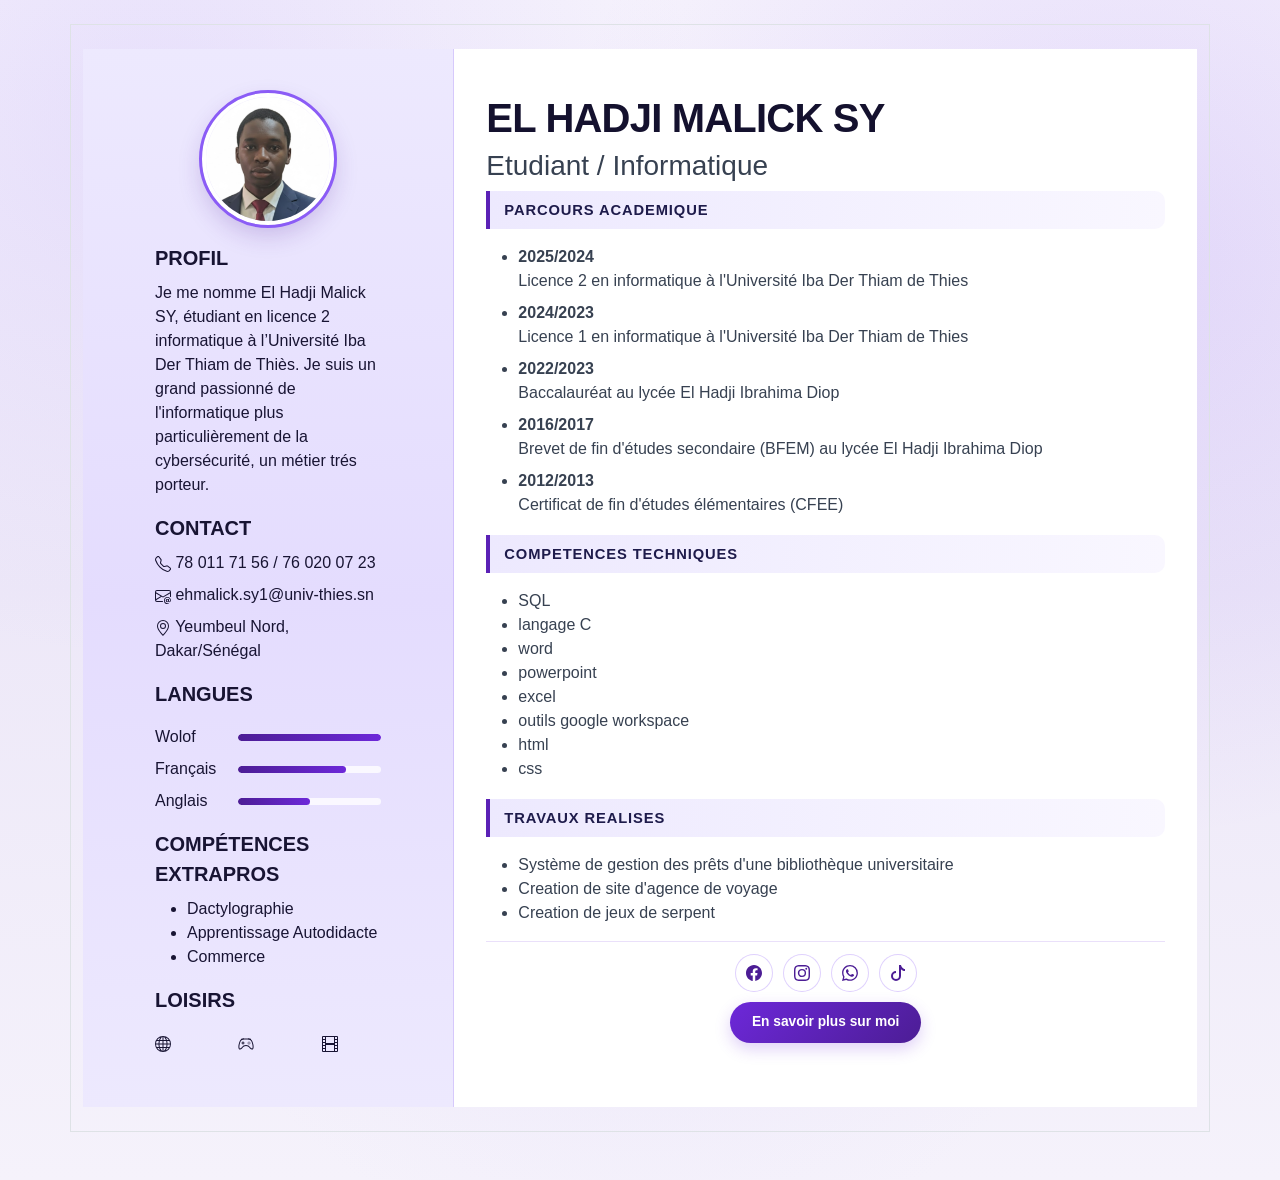
<file: html/index.html>
<!DOCTYPE html>
<html lang="fr">
<head>
  <meta charset="UTF-8">
  <meta name="viewport" content="width=device-width, initial-scale=1.0">
  
  <!-- Lien vers Bootstrap -->
  <link 
    href="https://cdn.jsdelivr.net/npm/bootstrap@5.3.8/dist/css/bootstrap.min.css" 
    rel="stylesheet" 
    integrity="sha384-sRIl4kxILFvY47J16cr9ZwB07vP4J8+LH7qKQnuqkuIAvNWLzeN8tE5YBujZqJLB" 
    crossorigin="anonymous">
  
  <!-- Feuille de style personnelle -->
  <link rel="stylesheet" href="../css/style.css">
  <title>Curriculum Vitae</title>
</head>

<body>
  <main class="container border p-3 p-md-4"> <!--Pour éviter que le conteneur cole sur le bord, sur mobile-->
    <div class="row">

      <!-- ==================== DEBUT COLONNE GAUCHE ==================== -->
      <div id="partie_gauche" class="col-md-4 col_gauche g-0">  <!--Pour gérer la grille, on doit faire col-md-4 col-12-->

        <!-- Photo de profil -->
        <div id="monphotodeprofil" class="text-center mt-3">
          <img src="../images/unnamed.jpg" class="rounded-circle img-fluid" style="max-width: 150px;"> <!--Pour éviter que l'image soit fixe, et le rendre fluide-->
        </div>

        <!-- Section PROFIL -->
        <div id="profil" class="px-5 mt-3">
          <div class="fs-5 fw-bold mb-2">
            PROFIL
          </div>
          <p>
            Je me nomme El Hadji Malick SY, étudiant en licence 2 informatique à 
            l’Université Iba Der Thiam de Thiès. Je suis un grand passionné de l'informatique
            plus particulièrement de la cybersécurité, un métier trés porteur.
            
          </p>
        </div>

        <!-- Section CONTACT -->
        <div id="contact" class="px-5 mt-3">
          <div class="fs-5 fw-bold mb-2">
            CONTACT
          </div>

          <!-- Téléphone -->
          <div class="mb-2">
            <svg xmlns="http://www.w3.org/2000/svg" width="16" height="16" fill="currentColor" class="bi bi-telephone" viewBox="0 0 16 16">
            <path d="M3.654 1.328a.678.678 0 0 0-1.015-.063L1.605 2.3c-.483.484-.661 1.169-.45 1.77a17.6 17.6 0 0 0 4.168 6.608 17.6 17.6 0 0 0 6.608 4.168c.601.211 1.286.033 1.77-.45l1.034-1.034a.678.678 0 0 0-.063-1.015l-2.307-1.794a.68.68 0 0 0-.58-.122l-2.19.547a1.75 1.75 0 0 1-1.657-.459L5.482 8.062a1.75 1.75 0 0 1-.46-1.657l.548-2.19a.68.68 0 0 0-.122-.58zM1.884.511a1.745 1.745 0 0 1 2.612.163L6.29 2.98c.329.423.445.974.315 1.494l-.547 2.19a.68.68 0 0 0 .178.643l2.457 2.457a.68.68 0 0 0 .644.178l2.189-.547a1.75 1.75 0 0 1 1.494.315l2.306 1.794c.829.645.905 1.87.163 2.611l-1.034 1.034c-.74.74-1.846 1.065-2.877.702a18.6 18.6 0 0 1-7.01-4.42 18.6 18.6 0 0 1-4.42-7.009c-.362-1.03-.037-2.137.703-2.877z"/>
            </svg>
            78 011 71 56 / 76 020 07 23
          </div>

          <!-- Email -->
          <div class="mb-2">
            <svg xmlns="http://www.w3.org/2000/svg" width="16" height="16" fill="currentColor" class="bi bi-envelope-at" viewBox="0 0 16 16">
            <path d="M2 2a2 2 0 0 0-2 2v8.01A2 2 0 0 0 2 14h5.5a.5.5 0 0 0 0-1H2a1 1 0 0 1-.966-.741l5.64-3.471L8 9.583l7-4.2V8.5a.5.5 0 0 0 1 0V4a2 2 0 0 0-2-2zm3.708 6.208L1 11.105V5.383zM1 4.217V4a1 1 0 0 1 1-1h12a1 1 0 0 1 1 1v.217l-7 4.2z"/>
            <path d="M14.247 14.269c1.01 0 1.587-.857 1.587-2.025v-.21C15.834 10.43 14.64 9 12.52 9h-.035C10.42 9 9 10.36 9 12.432v.214C9 14.82 10.438 16 12.358 16h.044c.594 0 1.018-.074 1.237-.175v-.73c-.245.11-.673.18-1.18.18h-.044c-1.334 0-2.571-.788-2.571-2.655v-.157c0-1.657 1.058-2.724 2.64-2.724h.04c1.535 0 2.484 1.05 2.484 2.326v.118c0 .975-.324 1.39-.639 1.39-.232 0-.41-.148-.41-.42v-2.19h-.906v.569h-.03c-.084-.298-.368-.63-.954-.63-.778 0-1.259.555-1.259 1.4v.528c0 .892.49 1.434 1.26 1.434.471 0 .896-.227 1.014-.643h.043c.118.42.617.648 1.12.648m-2.453-1.588v-.227c0-.546.227-.791.573-.791.297 0 .572.192.572.708v.367c0 .573-.253.744-.564.744-.354 0-.581-.215-.581-.8Z"/>
            </svg>
            ehmalick.sy1@univ-thies.sn
          </div>

          <!-- Adresse -->
          <div>
            <svg xmlns="http://www.w3.org/2000/svg" width="16" height="16" fill="currentColor" class="bi bi-geo-alt" viewBox="0 0 16 16">
            <path d="M12.166 8.94c-.524 1.062-1.234 2.12-1.96 3.07A32 32 0 0 1 8 14.58a32 32 0 0 1-2.206-2.57c-.726-.95-1.436-2.008-1.96-3.07C3.304 7.867 3 6.862 3 6a5 5 0 0 1 10 0c0 .862-.305 1.867-.834 2.94M8 16s6-5.686 6-10A6 6 0 0 0 2 6c0 4.314 6 10 6 10"/>
            <path d="M8 8a2 2 0 1 1 0-4 2 2 0 0 1 0 4m0 1a3 3 0 1 0 0-6 3 3 0 0 0 0 6"/>
            </svg>
            Yeumbeul Nord, Dakar/Sénégal
          </div>
        </div>

        <!-- Section LANGUES -->
        <div id="langue" class="px-5 mt-3">
          <div class="fs-5 fw-bold mb-3">
            LANGUES
          </div>

          <!-- Langue 1 -->
          <div class="row align-items-center mb-2">
            <div class="col-4">Wolof</div>
            <div class="col-8">
              <div class="progress" role="progressbar" aria-valuenow="100" aria-valuemin="0" aria-valuemax="100">
              <div class="progress-bar" style="width: 100%;"></div>
              </div>
            </div>
          </div>

          <!-- Langue 2 -->
          <div class="row align-items-center mb-2">
            <div class="col-4">Français</div>
            <div class="col-8">
              <div class="progress" role="progressbar" aria-valuenow="75" aria-valuemin="0" aria-valuemax="100">
                <div class="progress-bar" style="width: 75%;"></div>
              </div>
            </div>
          </div>

          <!-- Langue 3 -->
          <div class="row align-items-center">
            <div class="col-4">Anglais</div>
            <div class="col-8">
              <div class="progress" role="progressbar" aria-valuenow="50" aria-valuemin="0" aria-valuemax="100">
                <div class="progress-bar" style="width: 50%;"></div>
              </div>
            </div>
          </div>
        </div>

        <!-- Section COMPÉTENCES EXTRAPROFESSIONNELLES -->
        <div class="px-5 mt-3">
          <div class="fs-5 fw-bold mb-2">
            COMPÉTENCES EXTRAPROS 
          </div>
          <ul>
            <li>Dactylographie</li>
            <li>Apprentissage Autodidacte</li>
            <li>Commerce</li>
          </ul>
        </div>

        <!-- Section LOISIRS -->
        <div id="loisirs" class="px-5 mt-3 mb-4">
          <div class="fs-5 fw-bold mb-3">LOISIRS</div>

          <div class="row">
            <div class="col-4">
              <svg xmlns="http://www.w3.org/2000/svg" width="16" height="16" fill="currentColor" class="bi bi-globe" viewBox="0 0 16 16">
              <path d="M0 8a8 8 0 1 1 16 0A8 8 0 0 1 0 8m7.5-6.923c-.67.204-1.335.82-1.887 1.855A8 8 0 0 0 5.145 4H7.5zM4.09 4a9.3 9.3 0 0 1 .64-1.539 7 7 0 0 1 .597-.933A7.03 7.03 0 0 0 2.255 4zm-.582 3.5c.03-.877.138-1.718.312-2.5H1.674a7 7 0 0 0-.656 2.5zM4.847 5a12.5 12.5 0 0 0-.338 2.5H7.5V5zM8.5 5v2.5h2.99a12.5 12.5 0 0 0-.337-2.5zM4.51 8.5a12.5 12.5 0 0 0 .337 2.5H7.5V8.5zm3.99 0V11h2.653c.187-.765.306-1.608.338-2.5zM5.145 12q.208.58.468 1.068c.552 1.035 1.218 1.65 1.887 1.855V12zm.182 2.472a7 7 0 0 1-.597-.933A9.3 9.3 0 0 1 4.09 12H2.255a7 7 0 0 0 3.072 2.472M3.82 11a13.7 13.7 0 0 1-.312-2.5h-2.49c.062.89.291 1.733.656 2.5zm6.853 3.472A7 7 0 0 0 13.745 12H11.91a9.3 9.3 0 0 1-.64 1.539 7 7 0 0 1-.597.933M8.5 12v2.923c.67-.204 1.335-.82 1.887-1.855q.26-.487.468-1.068zm3.68-1h2.146c.365-.767.594-1.61.656-2.5h-2.49a13.7 13.7 0 0 1-.312 2.5m2.802-3.5a7 7 0 0 0-.656-2.5H12.18c.174.782.282 1.623.312 2.5zM11.27 2.461c.247.464.462.98.64 1.539h1.835a7 7 0 0 0-3.072-2.472c.218.284.418.598.597.933M10.855 4a8 8 0 0 0-.468-1.068C9.835 1.897 9.17 1.282 8.5 1.077V4z"/>
              </svg>
            </div>
            <div class="col-4">
              <svg xmlns="http://www.w3.org/2000/svg" width="16" height="16" fill="currentColor" class="bi bi-controller" viewBox="0 0 16 16">
              <path d="M11.5 6.027a.5.5 0 1 1-1 0 .5.5 0 0 1 1 0m-1.5 1.5a.5.5 0 1 0 0-1 .5.5 0 0 0 0 1m2.5-.5a.5.5 0 1 1-1 0 .5.5 0 0 1 1 0m-1.5 1.5a.5.5 0 1 0 0-1 .5.5 0 0 0 0 1m-6.5-3h1v1h1v1h-1v1h-1v-1h-1v-1h1z"/>
               <path d="M3.051 3.26a.5.5 0 0 1 .354-.613l1.932-.518a.5.5 0 0 1 .62.39c.655-.079 1.35-.117 2.043-.117.72 0 1.443.041 2.12.126a.5.5 0 0 1 .622-.399l1.932.518a.5.5 0 0 1 .306.729q.211.136.373.297c.408.408.78 1.05 1.095 1.772.32.733.599 1.591.805 2.466s.34 1.78.364 2.606c.024.816-.059 1.602-.328 2.21a1.42 1.42 0 0 1-1.445.83c-.636-.067-1.115-.394-1.513-.773-.245-.232-.496-.526-.739-.808-.126-.148-.25-.292-.368-.423-.728-.804-1.597-1.527-3.224-1.527s-2.496.723-3.224 1.527c-.119.131-.242.275-.368.423-.243.282-.494.575-.739.808-.398.38-.877.706-1.513.773a1.42 1.42 0 0 1-1.445-.83c-.27-.608-.352-1.395-.329-2.21.024-.826.16-1.73.365-2.606.206-.875.486-1.733.805-2.466.315-.722.687-1.364 1.094-1.772a2.3 2.3 0 0 1 .433-.335l-.028-.079zm2.036.412c-.877.185-1.469.443-1.733.708-.276.276-.587.783-.885 1.465a14 14 0 0 0-.748 2.295 12.4 12.4 0 0 0-.339 2.406c-.022.755.062 1.368.243 1.776a.42.42 0 0 0 .426.24c.327-.034.61-.199.929-.502.212-.202.4-.423.615-.674.133-.156.276-.323.44-.504C4.861 9.969 5.978 9.027 8 9.027s3.139.942 3.965 1.855c.164.181.307.348.44.504.214.251.403.472.615.674.318.303.601.468.929.503a.42.42 0 0 0 .426-.241c.18-.408.265-1.02.243-1.776a12.4 12.4 0 0 0-.339-2.406 14 14 0 0 0-.748-2.295c-.298-.682-.61-1.19-.885-1.465-.264-.265-.856-.523-1.733-.708-.85-.179-1.877-.27-2.913-.27s-2.063.091-2.913.27"/>
              </svg>
            </div>
            <div class="col-4">
              <svg xmlns="http://www.w3.org/2000/svg" width="16" height="16" fill="currentColor" class="bi bi-film" viewBox="0 0 16 16">
              <path d="M0 1a1 1 0 0 1 1-1h14a1 1 0 0 1 1 1v14a1 1 0 0 1-1 1H1a1 1 0 0 1-1-1zm4 0v6h8V1zm8 8H4v6h8zM1 1v2h2V1zm2 3H1v2h2zM1 7v2h2V7zm2 3H1v2h2zm-2 3v2h2v-2zM15 1h-2v2h2zm-2 3v2h2V4zm2 3h-2v2h2zm-2 3v2h2v-2zm2 3h-2v2h2z"/>
              </svg>
            </div>
          </div>
        </div>

      </div>
      <!-- ==========******** FIN COLONNE GAUCHE ************========== -->


      <!-- ==========******** DEBUT COLONNE DROITE *********============== -->
      <div id="partie_droite" class="col-md-8 col-12 col_droite px-3 g-0">
        <div id="PrenomEtNoms">
            <div id="nom" class="fs-1 fw-bold mt-3">
              EL HADJI MALICK SY
           </div>
            <div class="fs-3 mt-1 ">
              Etudiant / Informatique
              </div>
            <!-- Div du parcours academique -->
            <div id="ParcoursAcad">
              <div id="section1" class="fs-3 mt-3 ps-3 fw-bold titre-defilant">
                PARCOURS ACADEMIQUE  
            </div>
              <div id="PartieAremplir" class="mt-3">
                <ul>
                   <li><dt>2025/2024</dt></li> 
                   <dd>Licence 2 en informatique à l'Université Iba Der Thiam de Thies</dd>
                   <li><dt>2024/2023</dt></li> 
                   <dd>Licence 1 en informatique à l'Université Iba Der Thiam de Thies</dd>
                   <li><dt>2022/2023</dt></li> 
                   <dd>Baccalauréat au lycée El Hadji Ibrahima Diop</dd>
                   <li><dt>2016/2017</dt></li>
                   <dd>Brevet de fin d'études secondaire (BFEM) au lycée El Hadji Ibrahima Diop</dd>
                   <li><dt>2012/2013</dt></li>
                   <dd>Certificat de fin d'études élémentaires (CFEE)</dd>
                </ul>
              </div>
            </div>
            <!-- Fin du div parcours académiques -->
        </div>

        <!-- Div compétences technique -->
         <div id="competences">
              <div id="section3" class="fs-3 mt-3 ps-3 fw-bold titre-defilant">
                COMPETENCES TECHNIQUES
              </div>
              <div id="PartieAremplir" class="mt-3">
                <ul>
                    <li>SQL</li>
                    <li>langage C</li>
                    <li>word</li>
                    <li>powerpoint</li>
                    <li>excel</li>
                    <li>outils google workspace</li>
                    <li>html</li>
                    <li>css</li>
                </ul>
              </div>
            </div>
          
            <!-- fin div compétences technique -->
         <!-- Travaux réalisés -->
          <div id="travaux">
              <div id="section5" class="fs-3 mt-3 ps-3 fw-bold">
                TRAVAUX REALISES
            </div>
              <div id="PartieAremplir" class="mt-3">
                <ul>
                    <li>Système de gestion des prêts d'une bibliothèque universitaire</li>
                    <li>Creation de site d'agence de voyage</li>
                    <li>Creation de jeux de serpent</li>
                </ul>
              </div>
            </div>
            <!-- fin Travaux réalisés -->
              <div id="contact-us">
                  <a href="#">
                      <svg xmlns="http://www.w3.org/2000/svg" width="16" height="16" fill="currentColor" class="bi bi-facebook" viewBox="0 0 16 16">
                      <path d="M16 8.049c0-4.446-3.582-8.05-8-8.05C3.58 0-.002 3.603-.002 8.05c0 4.017 2.926 7.347 6.75 7.951v-5.625h-2.03V8.05H6.75V6.275c0-2.017 1.195-3.131 3.022-3.131.876 0 1.791.157 1.791.157v1.98h-1.009c-.993 0-1.303.621-1.303 1.258v1.51h2.218l-.354 2.326H9.25V16c3.824-.604 6.75-3.934 6.75-7.951"/>
                      </svg>
                  </a>
                  <a href="#">
                      <svg xmlns="http://www.w3.org/2000/svg" width="16" height="16" fill="currentColor" class="bi bi-instagram" viewBox="0 0 16 16">
                          <path d="M8 0C5.829 0 5.556.01 4.703.048 3.85.088 3.269.222 2.76.42a3.9 3.9 0 0 0-1.417.923A3.9 3.9 0 0 0 .42 2.76C.222 3.268.087 3.85.048 4.7.01 5.555 0 5.827 0 8.001c0 2.172.01 2.444.048 3.297.04.852.174 1.433.372 1.942.205.526.478.972.923 1.417.444.445.89.719 1.416.923.51.198 1.09.333 1.942.372C5.555 15.99 5.827 16 8 16s2.444-.01 3.298-.048c.851-.04 1.434-.174 1.943-.372a3.9 3.9 0 0 0 1.416-.923c.445-.445.718-.891.923-1.417.197-.509.332-1.09.372-1.942C15.99 10.445 16 10.173 16 8s-.01-2.445-.048-3.299c-.04-.851-.175-1.433-.372-1.941a3.9 3.9 0 0 0-.923-1.417A3.9 3.9 0 0 0 13.24.42c-.51-.198-1.092-.333-1.943-.372C10.443.01 10.172 0 7.998 0zm-.717 1.442h.718c2.136 0 2.389.007 3.232.046.78.035 1.204.166 1.486.275.373.145.64.319.92.599s.453.546.598.92c.11.281.24.705.275 1.485.039.843.047 1.096.047 3.231s-.008 2.389-.047 3.232c-.035.78-.166 1.203-.275 1.485a2.5 2.5 0 0 1-.599.919c-.28.28-.546.453-.92.598-.28.11-.704.24-1.485.276-.843.038-1.096.047-3.232.047s-2.39-.009-3.233-.047c-.78-.036-1.203-.166-1.485-.276a2.5 2.5 0 0 1-.92-.598 2.5 2.5 0 0 1-.6-.92c-.109-.281-.24-.705-.275-1.485-.038-.843-.046-1.096-.046-3.233s.008-2.388.046-3.231c.036-.78.166-1.204.276-1.486.145-.373.319-.64.599-.92s.546-.453.92-.598c.282-.11.705-.24 1.485-.276.738-.034 1.024-.044 2.515-.045zm4.988 1.328a.96.96 0 1 0 0 1.92.96.96 0 0 0 0-1.92m-4.27 1.122a4.109 4.109 0 1 0 0 8.217 4.109 4.109 0 0 0 0-8.217m0 1.441a2.667 2.667 0 1 1 0 5.334 2.667 2.667 0 0 1 0-5.334"/>
                      </svg>
                  </a>
                  <a href="#">
                      <svg xmlns="http://www.w3.org/2000/svg" width="16" height="16" fill="currentColor" class="bi bi-whatsapp" viewBox="0 0 16 16">
                          <path d="M13.601 2.326A7.85 7.85 0 0 0 7.994 0C3.627 0 .068 3.558.064 7.926c0 1.399.366 2.76 1.057 3.965L0 16l4.204-1.102a7.9 7.9 0 0 0 3.79.965h.004c4.368 0 7.926-3.558 7.93-7.93A7.9 7.9 0 0 0 13.6 2.326zM7.994 14.521a6.6 6.6 0 0 1-3.356-.92l-.24-.144-2.494.654.666-2.433-.156-.251a6.56 6.56 0 0 1-1.007-3.505c0-3.626 2.957-6.584 6.591-6.584a6.56 6.56 0 0 1 4.66 1.931 6.56 6.56 0 0 1 1.928 4.66c-.004 3.639-2.961 6.592-6.592 6.592m3.615-4.934c-.197-.099-1.17-.578-1.353-.646-.182-.065-.315-.099-.445.099-.133.197-.513.646-.627.775-.114.133-.232.148-.43.05-.197-.1-.836-.308-1.592-.985-.59-.525-.985-1.175-1.103-1.372-.114-.198-.011-.304.088-.403.087-.088.197-.232.296-.346.1-.114.133-.198.198-.33.065-.134.034-.248-.015-.347-.05-.099-.445-1.076-.612-1.47-.16-.389-.323-.335-.445-.34-.114-.007-.247-.007-.38-.007a.73.73 0 0 0-.529.247c-.182.198-.691.677-.691 1.654s.71 1.916.81 2.049c.098.133 1.394 2.132 3.383 2.992.47.205.84.326 1.129.418.475.152.904.129 1.246.08.38-.058 1.171-.48 1.338-.943.164-.464.164-.86.114-.943-.049-.084-.182-.133-.38-.232"/>
                      </svg>
                  </a>
                  <a href="#">
                      <svg xmlns="http://www.w3.org/2000/svg" width="16" height="16" fill="currentColor" class="bi bi-tiktok" viewBox="0 0 16 16">
                          <path d="M9 0h1.98c.144.715.54 1.617 1.235 2.512C12.895 3.389 13.797 4 15 4v2c-1.753 0-3.07-.814-4-1.829V11a5 5 0 1 1-5-5v2a3 3 0 1 0 3 3z"/>
                      </svg>
                  </a>
              </div>
              <div class="conteneur"><a href="#" class="propos">En savoir plus sur moi</a></div>
         <!-- à propos -->
         </div>

      </div>
      <!-- ===========$$$$$$$$ FIN COLONNE DROITE $$$$$$$$$============= -->

    </div> <!-- fin .row -->
  </main>
  <script src="../JS/cv.js"></script>
</body>
</html>
</file>
<file: css/style.css>
/* ==========================================================================
   CURRICULUM VITAE EXÉCUTIF (STANDARD INTERNATIONAL & A4 PRINT-READY)
   EL HADJI MALICK SY — Palette & Design System unifiés avec le Portfolio
   ========================================================================== */

:root {
  --purple-950: #14112e;
  --purple-900: #1e1b4b;
  --purple-800: #371c79;
  --purple-700: #4c1d95;
  --purple-600: #5b21b6;
  --purple-500: #6d28d9;
  --purple-400: #8b5cf6;
  --purple-200: #ddd6fe;
  --purple-100: #ede9fe;
  --purple-50: #f5f3ff;

  --text-dark: #181433;
  --text-body: #374151;
  --text-muted: #6b7280;

  --card-border: rgba(139, 92, 246, 0.2);
  --shadow-sheet: 0 20px 50px rgba(30, 27, 75, 0.10), 0 4px 16px rgba(91, 33, 182, 0.06);
}

*,
*::before,
*::after {
  box-sizing: border-box;
}

html {
  scroll-behavior: smooth;
  overflow-x: hidden;
  width: 100%;
  max-width: 100%;
}

body {
  font-family: 'Inter', -apple-system, BlinkMacSystemFont, 'Segoe UI', Roboto, sans-serif;
  color: var(--text-body);
  background:
    radial-gradient(circle at 12% 10%, rgba(167, 139, 250, 0.18) 0%, transparent 35%),
    radial-gradient(circle at 88% 22%, rgba(139, 92, 246, 0.16) 0%, transparent 40%),
    radial-gradient(circle at 50% 65%, rgba(221, 214, 254, 0.35) 0%, transparent 50%),
    linear-gradient(180deg, #f6f3fc 0%, #ede8f8 50%, #f5f2fb 100%);
  min-height: 100vh;
  margin: 0;
  padding: 24px 12px 48px;
  overflow-x: hidden;
  width: 100%;
  max-width: 100%;
  line-height: 1.5;
}

h1,
h2,
h3,
h4,
#nom,
.cv-section-title,
.sidebar-heading {
  font-family: 'Plus Jakarta Sans', 'Inter', sans-serif;
}

/* ==================== BARRE D'ACTIONS SUPÉRIEURE (HORS IMPRESSION) ==================== */
.cv-toolbar {
  max-width: 1040px;
  margin: 0 auto 20px;
  background: rgba(255, 255, 255, 0.86);
  backdrop-filter: blur(14px);
  -webkit-backdrop-filter: blur(14px);
  border: 1px solid var(--card-border);
  border-radius: 16px;
  padding: 12px 20px;
  box-shadow: 0 8px 24px rgba(91, 33, 182, 0.07);
}

.btn-cv-action {
  display: inline-flex;
  align-items: center;
  justify-content: center;
  gap: 8px;
  padding: 9px 18px;
  border-radius: 50px;
  font-size: 0.88rem;
  font-weight: 600;
  text-decoration: none;
  transition: all 0.25s cubic-bezier(0.16, 1, 0.3, 1);
  cursor: pointer;
  border: none;
}

.btn-cv-primary {
  background: linear-gradient(135deg, var(--purple-500) 0%, var(--purple-700) 100%);
  color: #ffffff;
  box-shadow: 0 6px 18px rgba(109, 40, 217, 0.28);
}

.btn-cv-primary:hover {
  background: linear-gradient(135deg, var(--purple-600) 0%, var(--purple-800) 100%);
  color: #ffffff;
  transform: translateY(-2px);
  box-shadow: 0 10px 22px rgba(109, 40, 217, 0.36);
}

.btn-cv-outline {
  background: #ffffff;
  color: var(--purple-700);
  border: 1.5px solid var(--purple-200);
}

.btn-cv-outline:hover {
  background: var(--purple-50);
  color: var(--purple-900);
  border-color: var(--purple-400);
  transform: translateY(-1px);
}

.toolbar-badge {
  font-size: 0.8rem;
  font-weight: 600;
  color: var(--purple-700);
  background: var(--purple-100);
  padding: 6px 14px;
  border-radius: 50px;
  border: 1px solid var(--purple-200);
}

/* Menu déroulant de téléchargement (PNG HD / JPEG / PDF) */
.cv-toolbar {
  position: relative;
  z-index: 50;
}

.cv-download-dropdown {
  position: relative;
  display: inline-flex;
}

.cv-chevron {
  font-size: 0.78rem;
  transition: transform 0.2s cubic-bezier(0.16, 1, 0.3, 1);
}

#btn-download-menu[aria-expanded="true"] .cv-chevron {
  transform: rotate(180deg);
}

#btn-download-menu:disabled {
  opacity: 0.75;
  cursor: wait;
  transform: none;
}

.cv-download-menu {
  position: absolute;
  top: calc(100% + 8px);
  right: 0;
  min-width: 280px;
  max-width: calc(100vw - 32px);
  background: #ffffff;
  border: 1px solid rgba(139, 92, 246, 0.24);
  border-radius: 16px;
  padding: 6px;
  box-shadow: 0 18px 40px rgba(30, 27, 75, 0.16), 0 4px 12px rgba(91, 33, 182, 0.08);
  z-index: 100;
}

.cv-download-option {
  width: 100%;
  display: flex;
  align-items: center;
  gap: 11px;
  padding: 10px 12px;
  border: none;
  border-radius: 11px;
  background: transparent;
  color: var(--text-dark);
  text-align: left;
  cursor: pointer;
  transition: background-color 0.18s ease, color 0.18s ease;
}

.cv-download-option:hover,
.cv-download-option:focus-visible {
  background: var(--purple-50);
  color: var(--purple-900);
  outline: none;
}

.cv-download-option:focus-visible {
  box-shadow: inset 0 0 0 2px var(--purple-500);
}

.cv-option-icon {
  display: inline-flex;
  align-items: center;
  justify-content: center;
  width: 34px;
  height: 34px;
  border-radius: 10px;
  background: var(--purple-100);
  color: var(--purple-700);
  font-size: 1.05rem;
  flex-shrink: 0;
}

.cv-option-text {
  display: flex;
  flex-direction: column;
  min-width: 0;
}

.cv-option-text strong {
  font-size: 0.86rem;
  font-weight: 700;
  color: var(--purple-950);
  line-height: 1.25;
}

.cv-option-text small {
  font-size: 0.74rem;
  color: var(--text-muted);
  line-height: 1.3;
}

.cv-download-divider {
  height: 1px;
  background: var(--purple-100);
  margin: 5px 8px;
}

.cv-export-status {
  font-size: 0.8rem;
  font-weight: 600;
  color: var(--purple-800);
  background: var(--purple-100);
  border: 1px solid var(--purple-200);
  padding: 6px 12px;
  border-radius: 50px;
}

.cv-export-status.is-error {
  color: #991b1b;
  background: #fee2e2;
  border-color: #fecaca;
}

/* Mode capture image HD (clone hors-écran : garantit toujours le format CV 2 colonnes net même depuis mobile) */
.cv-export-stage {
  position: fixed;
  left: -99999px;
  top: 0;
  width: 1040px;
  z-index: -1;
  pointer-events: none;
  background: #ffffff;
}

.cv-export-stage main.cv-sheet {
  width: 1040px !important;
  max-width: 1040px !important;
  margin: 0 !important;
  border: none !important;
  border-radius: 0 !important;
  box-shadow: none !important;
}

.cv-export-stage main.cv-sheet > .row {
  display: flex !important;
  flex-direction: row !important;
  flex-wrap: nowrap !important;
}

.cv-export-stage .col_gauche {
  width: 33.3333% !important;
  flex: 0 0 33.3333% !important;
  max-width: 33.3333% !important;
  border-right: 1px solid rgba(139, 92, 246, 0.22) !important;
  border-bottom: none !important;
  padding: 28px 24px !important;
}

.cv-export-stage .col_droite {
  width: 66.6667% !important;
  flex: 0 0 66.6667% !important;
  max-width: 66.6667% !important;
  padding: 30px 32px !important;
}

.cv-export-stage .skills-matrix {
  grid-template-columns: repeat(2, minmax(0, 1fr)) !important;
}

.cv-export-stage .cert-entry {
  flex-direction: row !important;
}

.cv-export-stage #section1,
.cv-export-stage #section3,
.cv-export-stage #section5,
.cv-export-stage #section6,
.cv-export-stage .cv-section-title {
  background: #ede9fe !important;
}

/* ==================== FEUILLE PRINCIPALE DU CV ==================== */
main.cv-sheet {
  max-width: 1040px;
  margin: 0 auto;
  background: #ffffff;
  border: 1px solid var(--card-border) !important;
  border-radius: 22px;
  box-shadow: var(--shadow-sheet);
  overflow: hidden;
  padding: 0 !important;
}

/* ==================== COLONNE GAUCHE (SIDEBAR LAVANDE PORTFOLIO) ==================== */
.col_gauche {
  background: linear-gradient(180deg, #ede9fe 0%, #e4dcfe 52%, #ede9fe 100%);
  border-right: 1px solid rgba(139, 92, 246, 0.22);
  padding: 28px 24px !important;
  color: var(--text-dark);
}

/* Photo de profil */
#monphotodeprofil {
  margin-bottom: 18px;
}

.rounded-circle {
  width: 132px;
  height: 132px;
  object-fit: cover;
  transition: transform 0.3s ease, box-shadow 0.3s ease;
  border: 4px solid #ffffff;
  outline: 3px solid var(--purple-400);
  box-shadow: 0 10px 25px rgba(76, 29, 149, 0.22);
}

.rounded-circle:hover {
  transform: scale(1.03);
  box-shadow: 0 14px 30px rgba(76, 29, 149, 0.32);
}

/* Blocs de la colonne gauche */
.sidebar-section {
  margin-top: 20px;
  padding-top: 16px;
  border-top: 1px solid rgba(109, 40, 217, 0.14);
}

.sidebar-section:first-of-type {
  margin-top: 12px;
  padding-top: 0;
  border-top: none;
}

.sidebar-heading {
  display: flex;
  align-items: center;
  gap: 8px;
  font-size: 0.85rem;
  font-weight: 800;
  letter-spacing: 0.08em;
  text-transform: uppercase;
  color: var(--purple-900);
  margin-bottom: 10px;
}

.sidebar-heading i {
  display: inline-flex;
  align-items: center;
  justify-content: center;
  width: 26px;
  height: 26px;
  border-radius: 7px;
  background: var(--purple-600);
  color: #ffffff;
  font-size: 0.82rem;
  flex-shrink: 0;
}

.profile-summary {
  font-size: 0.86rem;
  line-height: 1.55;
  color: var(--text-body);
  margin-bottom: 0;
}

/* Liste de coordonnées internationales */
.contact-list {
  list-style: none;
  padding: 0;
  margin: 0;
  display: flex;
  flex-direction: column;
  gap: 9px;
}

.contact-item {
  display: flex;
  align-items: flex-start;
  gap: 10px;
  font-size: 0.84rem;
  color: var(--text-dark);
  line-height: 1.4;
  word-break: break-word;
}

.contact-icon {
  display: inline-flex;
  align-items: center;
  justify-content: center;
  width: 26px;
  height: 26px;
  border-radius: 50%;
  background: rgba(255, 255, 255, 0.85);
  color: var(--purple-700);
  font-size: 0.82rem;
  flex-shrink: 0;
  border: 1px solid rgba(139, 92, 246, 0.25);
}

.contact-item a {
  color: var(--text-dark);
  text-decoration: none;
  font-weight: 500;
  transition: color 0.2s ease;
}

.contact-item a:hover {
  color: var(--purple-600);
  text-decoration: underline;
}

/* Langues (CECRL + Barre violette) */
.lang-item {
  margin-bottom: 11px;
}

.lang-item:last-child {
  margin-bottom: 0;
}

.lang-header {
  display: flex;
  justify-content: space-between;
  align-items: baseline;
  margin-bottom: 4px;
  font-size: 0.84rem;
}

.lang-name {
  font-weight: 700;
  color: var(--purple-900);
}

.lang-level {
  font-size: 0.75rem;
  font-weight: 600;
  color: var(--purple-700);
  background: rgba(255, 255, 255, 0.72);
  padding: 1px 8px;
  border-radius: 50px;
  border: 1px solid rgba(139, 92, 246, 0.2);
}

.progress {
  height: 7px;
  background-color: rgba(255, 255, 255, 0.78);
  border-radius: 50px;
  overflow: hidden;
}

.progress-bar {
  background: linear-gradient(90deg, var(--purple-700) 0%, var(--purple-500) 100%);
  border-radius: 50px;
}

/* Soft Skills / Atouts */
.soft-skills-list {
  list-style: none;
  padding: 0;
  margin: 0;
  display: flex;
  flex-direction: column;
  gap: 6px;
}

.soft-skills-list li {
  display: flex;
  align-items: center;
  gap: 8px;
  font-size: 0.84rem;
  font-weight: 500;
  color: var(--text-dark);
}

.soft-skills-list li i {
  color: var(--purple-600);
  font-size: 0.85rem;
  flex-shrink: 0;
}

/* Centres d'intérêt */
.interests-grid {
  display: flex;
  flex-wrap: wrap;
  gap: 8px;
}

.interest-pill {
  display: inline-flex;
  align-items: center;
  gap: 6px;
  background: rgba(255, 255, 255, 0.82);
  border: 1px solid rgba(139, 92, 246, 0.24);
  color: var(--purple-900);
  padding: 5px 11px;
  border-radius: 50px;
  font-size: 0.79rem;
  font-weight: 600;
}

.interest-pill i {
  color: var(--purple-600);
}

/* Bloc Portfolio QR Code & Bouton GitHub (Colonne gauche) */
.qr-portfolio-card {
  display: flex;
  align-items: center;
  gap: 12px;
  padding: 10px;
  background: #ffffff;
  border: 1px solid rgba(139, 92, 246, 0.25);
  border-radius: 14px;
  box-shadow: 0 4px 14px rgba(76, 29, 149, 0.08);
  min-width: 0;
  max-width: 100%;
}

.qr-code-link {
  display: inline-flex;
  align-items: center;
  justify-content: center;
  flex-shrink: 0;
  padding: 4px;
  background: #ffffff;
  border-radius: 10px;
  border: 1px solid var(--purple-100);
  transition: transform 0.2s cubic-bezier(0.16, 1, 0.3, 1), border-color 0.2s ease;
}

.qr-code-link:hover,
.qr-code-link:focus-visible {
  transform: scale(1.03);
  border-color: var(--purple-400);
  outline: 2px solid var(--purple-500);
  outline-offset: 2px;
}

.qr-code-img {
  display: block;
  width: 84px;
  height: 84px;
  max-width: 100%;
}

.qr-portfolio-meta {
  display: flex;
  flex-direction: column;
  gap: 3px;
  min-width: 0;
}

.qr-portfolio-title {
  font-size: 0.84rem;
  font-weight: 700;
  color: var(--purple-900);
  line-height: 1.25;
}

.qr-portfolio-hint {
  font-size: 0.74rem;
  color: var(--text-muted);
  line-height: 1.35;
}

.sidebar-github-btn {
  width: 100%;
  justify-content: center;
  margin-top: 10px;
  padding: 9px 16px;
}

/* ==================== COLONNE DROITE (CONTENU PRINCIPAL) ==================== */
.col_droite {
  background-color: #ffffff;
  padding: 30px 32px !important;
}

/* En-tête Nom & Titre Exécutif */
.cv-header-banner {
  padding-bottom: 16px;
  margin-bottom: 18px;
  border-bottom: 2px solid var(--purple-100);
}

.cv-availability-badge {
  display: inline-flex;
  align-items: center;
  gap: 6px;
  font-size: 0.74rem;
  font-weight: 700;
  text-transform: uppercase;
  letter-spacing: 0.06em;
  color: var(--purple-700);
  background: var(--purple-100);
  padding: 4px 12px;
  border-radius: 50px;
  margin-bottom: 6px;
}

#nom {
  font-size: clamp(1.65rem, 2.8vw, 2.15rem);
  font-weight: 800;
  color: var(--purple-950);
  letter-spacing: -0.02em;
  line-height: 1.15;
  margin: 0;
}

.cv-role-title {
  font-size: 1.04rem;
  font-weight: 700;
  color: var(--purple-600);
  margin-top: 4px;
}

.cv-role-subtitle {
  font-size: 0.85rem;
  color: var(--text-muted);
  font-weight: 500;
  margin-top: 2px;
}

/* Bandeaux de titres de section (style Portfolio) */
#section1,
#section3,
#section5,
#section6,
.cv-section-title {
  display: flex;
  align-items: center;
  gap: 10px;
  background: linear-gradient(90deg, #ede9fe 0%, #f9f7ff 100%);
  border-left: 4px solid var(--purple-600);
  color: var(--purple-900);
  font-size: 0.92rem !important;
  font-weight: 800 !important;
  letter-spacing: 0.06em;
  text-transform: uppercase;
  padding: 8px 14px !important;
  border-radius: 0 10px 10px 0;
  margin-top: 18px !important;
  margin-bottom: 12px !important;
}

#ParcoursAcad #section1 {
  margin-top: 4px !important;
}

#section1 i,
#section3 i,
#section5 i,
#section6 i {
  color: var(--purple-600);
  font-size: 1rem;
}

/* Parcours Académique */
.edu-timeline {
  list-style: none;
  padding: 0;
  margin: 0;
  display: flex;
  flex-direction: column;
  gap: 12px;
}

.edu-item {
  position: relative;
  padding-left: 14px;
  border-left: 2px solid var(--purple-200);
}

.edu-header {
  display: flex;
  justify-content: space-between;
  align-items: baseline;
  flex-wrap: wrap;
  gap: 6px;
}

.edu-degree {
  font-size: 0.93rem;
  font-weight: 700;
  color: var(--purple-950);
}

.edu-period {
  font-size: 0.76rem;
  font-weight: 700;
  color: var(--purple-700);
  background: var(--purple-50);
  border: 1px solid var(--purple-200);
  padding: 2px 9px;
  border-radius: 50px;
}

.edu-school {
  font-size: 0.83rem;
  font-weight: 600;
  color: var(--purple-600);
  margin-top: 1px;
}

.edu-details {
  font-size: 0.81rem;
  color: var(--text-body);
  margin: 4px 0 0;
  line-height: 1.45;
}

/* Compétences Techniques */
.skills-matrix {
  display: grid;
  grid-template-columns: repeat(2, minmax(0, 1fr));
  gap: 10px;
}

.skill-group-box {
  background: var(--purple-50);
  border: 1px solid rgba(139, 92, 246, 0.18);
  border-radius: 12px;
  padding: 10px 12px;
}

.skill-group-title {
  font-size: 0.8rem;
  font-weight: 700;
  color: var(--purple-800);
  margin-bottom: 4px;
  display: flex;
  align-items: center;
  gap: 6px;
}

.skill-group-items {
  font-size: 0.81rem;
  color: var(--text-body);
  line-height: 1.45;
  margin: 0;
}

/* Projets & Réalisations (Format Action-Impact) */
.projects-list {
  display: flex;
  flex-direction: column;
  gap: 11px;
}

.project-entry {
  padding: 10px 12px;
  border: 1px solid rgba(139, 92, 246, 0.16);
  border-radius: 12px;
  background: #ffffff;
  transition: border-color 0.2s ease, box-shadow 0.2s ease;
}

.project-entry:hover {
  border-color: var(--purple-400);
  box-shadow: 0 6px 18px rgba(91, 33, 182, 0.06);
}

.project-top {
  display: flex;
  justify-content: space-between;
  align-items: baseline;
  flex-wrap: wrap;
  gap: 6px;
}

.project-title-link {
  font-size: 0.93rem;
  font-weight: 700;
  color: var(--purple-950);
  text-decoration: none;
  display: inline-flex;
  align-items: center;
  gap: 6px;
}

.project-title-link:hover {
  color: var(--purple-600);
}

.project-stack-tag {
  font-size: 0.75rem;
  font-weight: 600;
  color: var(--purple-700);
  margin: 2px 0 5px;
}

.project-bullets {
  margin: 0;
  padding-left: 16px;
  font-size: 0.81rem;
  color: var(--text-body);
  line-height: 1.42;
}

.project-bullets li {
  margin-bottom: 2px;
}

.project-bullets li:last-child {
  margin-bottom: 0;
}

/* Certifications & Formations */
.cert-list {
  display: flex;
  flex-direction: column;
  gap: 8px;
}

.cert-entry {
  display: flex;
  justify-content: space-between;
  align-items: flex-start;
  gap: 10px;
  padding: 8px 12px;
  background: var(--purple-50);
  border: 1px solid rgba(139, 92, 246, 0.18);
  border-radius: 10px;
}

.cert-main {
  font-size: 0.82rem;
  line-height: 1.4;
}

.cert-name {
  font-weight: 700;
  color: var(--purple-950);
}

.cert-org {
  color: var(--purple-700);
  font-weight: 600;
}

.cert-badge {
  font-size: 0.73rem;
  font-weight: 700;
  color: #ffffff;
  background: var(--purple-600);
  padding: 2px 9px;
  border-radius: 50px;
  white-space: nowrap;
  flex-shrink: 0;
}

.cert-badge-progress {
  background: var(--purple-100);
  color: var(--purple-800);
  border: 1px solid var(--purple-200);
}

/* Liens rapides icônes (colonne gauche, écran & PDF cliquable) */
#contact-us {
  display: flex;
  justify-content: center;
  align-items: center;
  flex-wrap: wrap;
  gap: 10px;
  margin-top: 12px;
  padding-top: 12px;
  border-top: 1px solid rgba(109, 40, 217, 0.14);
}

#contact-us a {
  display: inline-flex;
  justify-content: center;
  align-items: center;
  width: 38px;
  height: 38px;
  background: rgba(255, 255, 255, 0.9);
  border: 1.5px solid rgba(139, 92, 246, 0.28);
  border-radius: 50%;
  font-size: 16px;
  color: var(--purple-700);
  text-decoration: none;
  margin: 0;
  transition: all 0.25s ease;
}

#contact-us a:hover {
  background: var(--purple-600);
  border-color: var(--purple-600);
  color: #ffffff;
  box-shadow: 0 6px 16px rgba(91, 33, 182, 0.28);
  transform: translateY(-2px);
}

.conteneur {
  text-align: center;
  margin-top: 10px;
}

.propos {
  display: inline-flex;
  align-items: center;
  gap: 8px;
  padding: 10px 22px;
  background: linear-gradient(135deg, var(--purple-500) 0%, var(--purple-700) 100%);
  border-radius: 40px;
  font-size: 0.86rem;
  color: #ffffff;
  text-decoration: none;
  font-weight: 600;
  transition: all 0.25s ease;
  box-shadow: 0 6px 16px rgba(109, 40, 217, 0.22);
}

.propos:hover {
  background: linear-gradient(135deg, var(--purple-600) 0%, var(--purple-800) 100%);
  color: #ffffff;
  transform: translateY(-2px);
  box-shadow: 0 10px 22px rgba(109, 40, 217, 0.34);
}

/* ==================== RESPONSIVE MOBILE & TABLETTE ==================== */
@media (max-width: 767.98px) {
  body {
    padding: 12px 8px 32px;
  }

  .cv-toolbar {
    padding: 10px 14px;
  }

  .cv-download-menu {
    left: 0;
    right: auto;
    min-width: 260px;
  }

  .col_gauche {
    border-right: none;
    border-bottom: 1px solid rgba(139, 92, 246, 0.22);
    padding: 22px 18px !important;
  }

  .col_droite {
    padding: 22px 18px !important;
  }

  .skills-matrix {
    grid-template-columns: 1fr;
  }

  .cert-entry {
    flex-direction: column;
    gap: 4px;
  }
}

/* ==================== CALIBRAGE IMPRESSION A4 1-PAGE (CAMPUS FRANCE / ATS) ==================== */
@page {
  size: A4 portrait;
  margin: 6mm;
}

@media print {

  html,
  body {
    background: #ffffff !important;
    padding: 0 !important;
    margin: 0 !important;
    font-size: 11.5px !important;
    -webkit-print-color-adjust: exact !important;
    print-color-adjust: exact !important;
  }

  .cv-toolbar {
    display: none !important;
  }

  #contact-us {
    margin-top: 8px !important;
    padding-top: 7px !important;
    gap: 7px !important;
  }

  #contact-us a {
    width: 28px !important;
    height: 28px !important;
    font-size: 13px !important;
    margin: 0 !important;
  }

  .conteneur {
    margin-top: 6px !important;
    margin-bottom: 0 !important;
    gap: 8px !important;
  }

  .propos {
    padding: 6px 14px !important;
    font-size: 0.78rem !important;
    box-shadow: none !important;
  }

  main.cv-sheet {
    border: none !important;
    border-radius: 0 !important;
    box-shadow: none !important;
    max-width: 100% !important;
    width: 100% !important;
    margin: 0 !important;
  }

  main.cv-sheet>.row {
    display: flex !important;
    flex-direction: row !important;
    flex-wrap: nowrap !important;
  }

  .col_gauche {
    width: 33% !important;
    flex: 0 0 33% !important;
    max-width: 33% !important;
    padding: 16px 14px !important;
  }

  .col_droite {
    width: 67% !important;
    flex: 0 0 67% !important;
    max-width: 67% !important;
    padding: 16px 18px !important;
  }

  .rounded-circle {
    width: 96px !important;
    height: 96px !important;
  }

  .sidebar-section {
    margin-top: 11px !important;
    padding-top: 9px !important;
  }

  .qr-portfolio-card {
    padding: 7px !important;
    gap: 8px !important;
    box-shadow: none !important;
    break-inside: avoid;
  }

  .qr-code-img {
    width: 72px !important;
    height: 72px !important;
  }

  .qr-portfolio-title {
    font-size: 0.78rem !important;
  }

  .qr-portfolio-hint {
    font-size: 0.68rem !important;
  }

  .sidebar-github-btn {
    margin-top: 7px !important;
    padding: 6px 12px !important;
    font-size: 0.76rem !important;
  }

  #section1,
  #section3,
  #section5,
  #section6 {
    background: #ede9fe !important;
    margin-top: 10px !important;
    margin-bottom: 7px !important;
    padding: 5px 10px !important;
  }

  .project-entry,
  .skill-group-box,
  .cert-entry {
    padding: 6px 9px !important;
    break-inside: avoid;
  }

  .projects-list,
  .edu-timeline,
  .cert-list {
    gap: 6px !important;
  }
}
</file>
